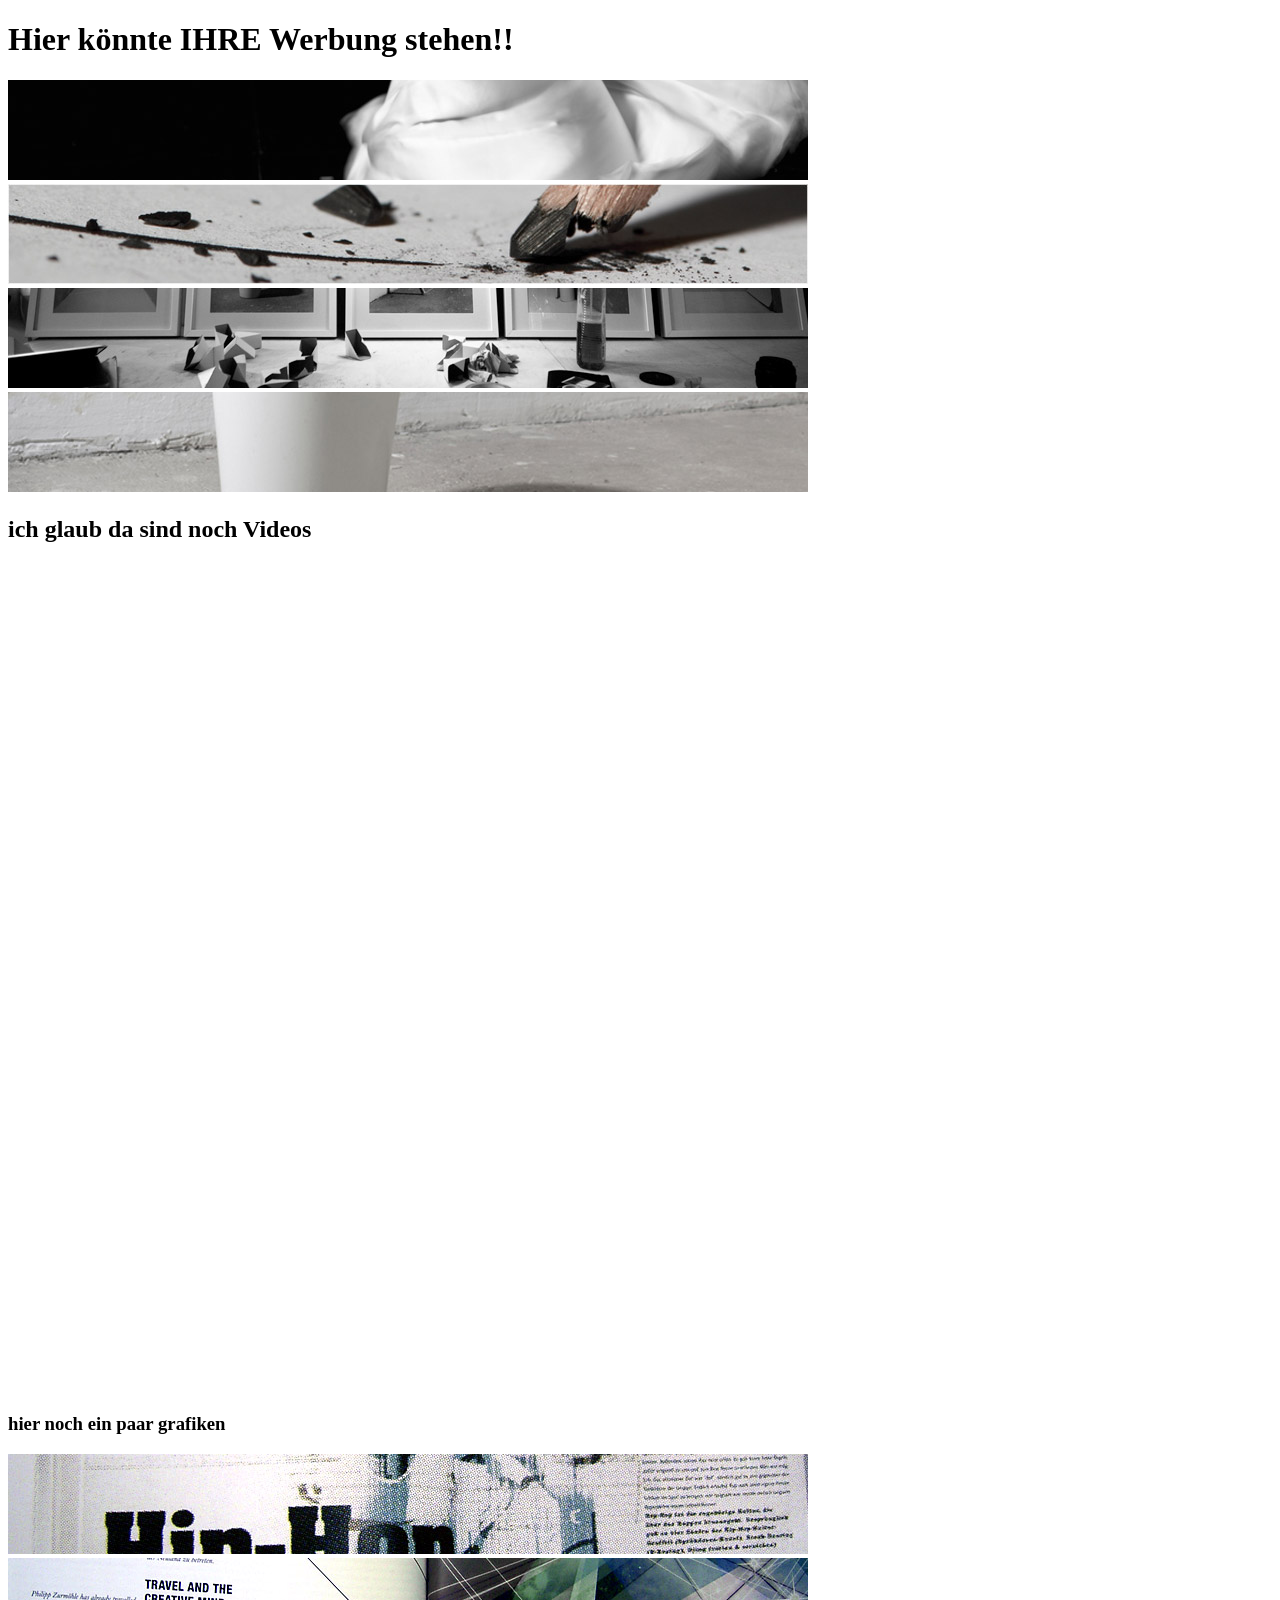
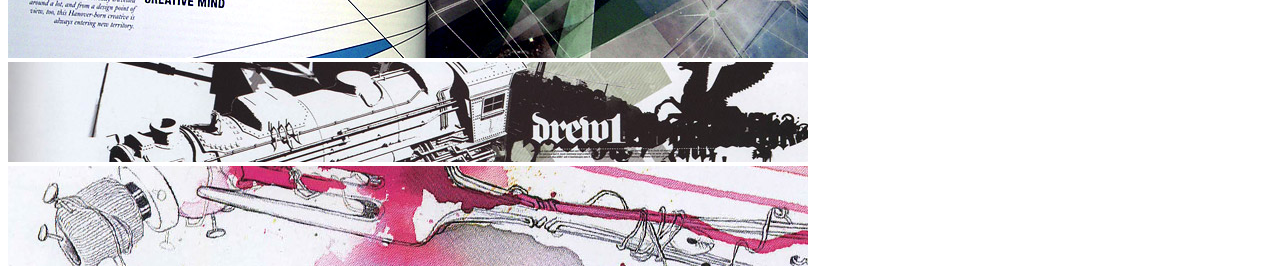
<file: L02/Index.html>
<!DOCTYPE html>
<html lang="en">
<head>
    <meta charset="UTF-8">
    <meta http-equiv="X-UA-Compatible" content="IE=edge">
    <meta name="viewport" content="width=device-width, initial-scale=1.0">
    <title>Portfolio</title>
</head>
<body>
    <h1>Hier könnte <b>IHRE</b> Werbung stehen!!</h1>
    
 <a href="./Unterseite/Unterseite.html">
    <img src="./foto/foto1.jpg">
 </a>
    <img src="./foto/foto2.jpg">
    <img src="./foto/foto3.jpg">
    <img src="./foto/foto4.jpg">
<h2>ich glaub da sind noch Videos</h2>


   <video width="800" height="100" autoplay muted>
    <source src="./animation/clip1.mp4" type="video/mp4">
   </video>
   <video width="800" height="100" autoplay muted>
    <source src="./animation/clip1.ogg" type="video/ogg">
   </video>
   <video width="800" height="100" autoplay muted>
    <source src="./animation/clip2.mp4" type="video/mp4">
   </video>
   <video width="800" height="100" autoplay muted>
    <source src="./animation/clip2.ogg" type="video/ogg">
   </video>
   <video width="800" height="100" autoplay muted>
    <source src="./animation/clip3.mp4" type="video/mp4">
   </video>
   <video width="800" height="100" autoplay muted>
    <source src="./animation/clip3.ogg" type="video/ogg">
   </video>
   <video width="800" height="100" autoplay muted>
    <source src="./animation/clip4.mp4" type="video/mp4">
   </video>
   <video width="800" height="100" autoplay muted>
    <source src="./animation/clip4.ogg" type="video/ogg">
   </video>
<h3>hier noch ein paar grafiken</h3>
<img src="./grafikdesign/grafik1.jpg">
<img src="./grafikdesign/grafik2.jpg">
<img src="./grafikdesign/grafik3.jpg">
<img src="./grafikdesign/grafik4.jpg">



</body>
</html>
</file>
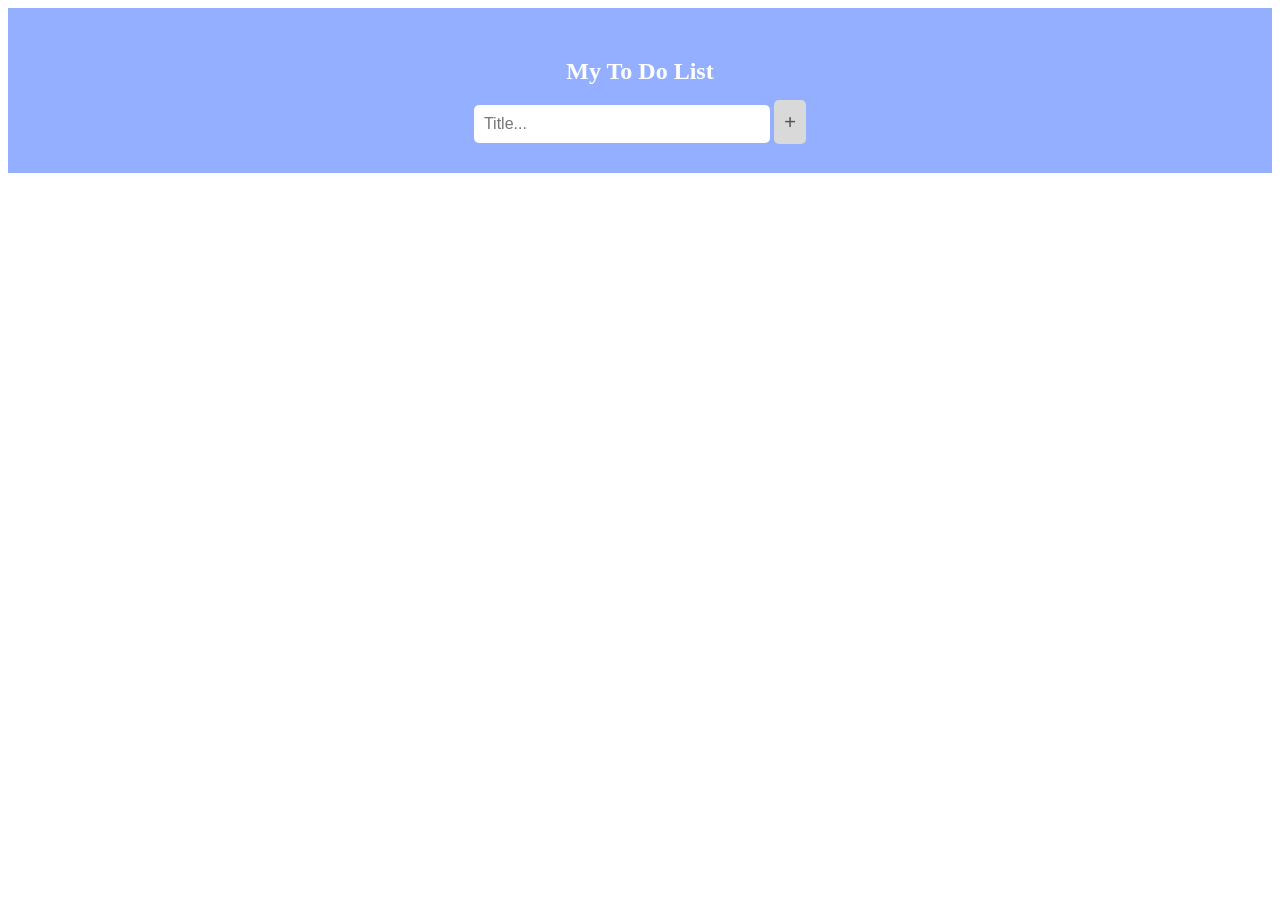
<file: L10/index.html>
<!DOCTYPE html>
<html lang="en">
<head>
    <meta charset="UTF-8">
    <meta http-equiv="X-UA-Compatible" content="IE=edge">
    <meta name="viewport" content="width=device-width, initial-scale=1.0">
    <title>to-do-list</title>
    <link rel="stylesheet" href="styles.css" >
    <link rel="stylesheet" href="https://cdnjs.cloudflare.com/ajax/libs/font-awesome/5.11.2/css/all.min.css">
    <script src="./main.js" defer></script>
</head>
<body>
    <div id="myDIV" class="header">
        <h2>My To Do List</h2>
        <p id="counter"></p>
        <input type="text" id="myInput" placeholder="Title...">
        <span class="addBtn">+</span>
      </div>
      
      <ul id="myUL">
        
      </ul> 
    <div class="wrapper">

    </div>
</body>
</html>
</file>
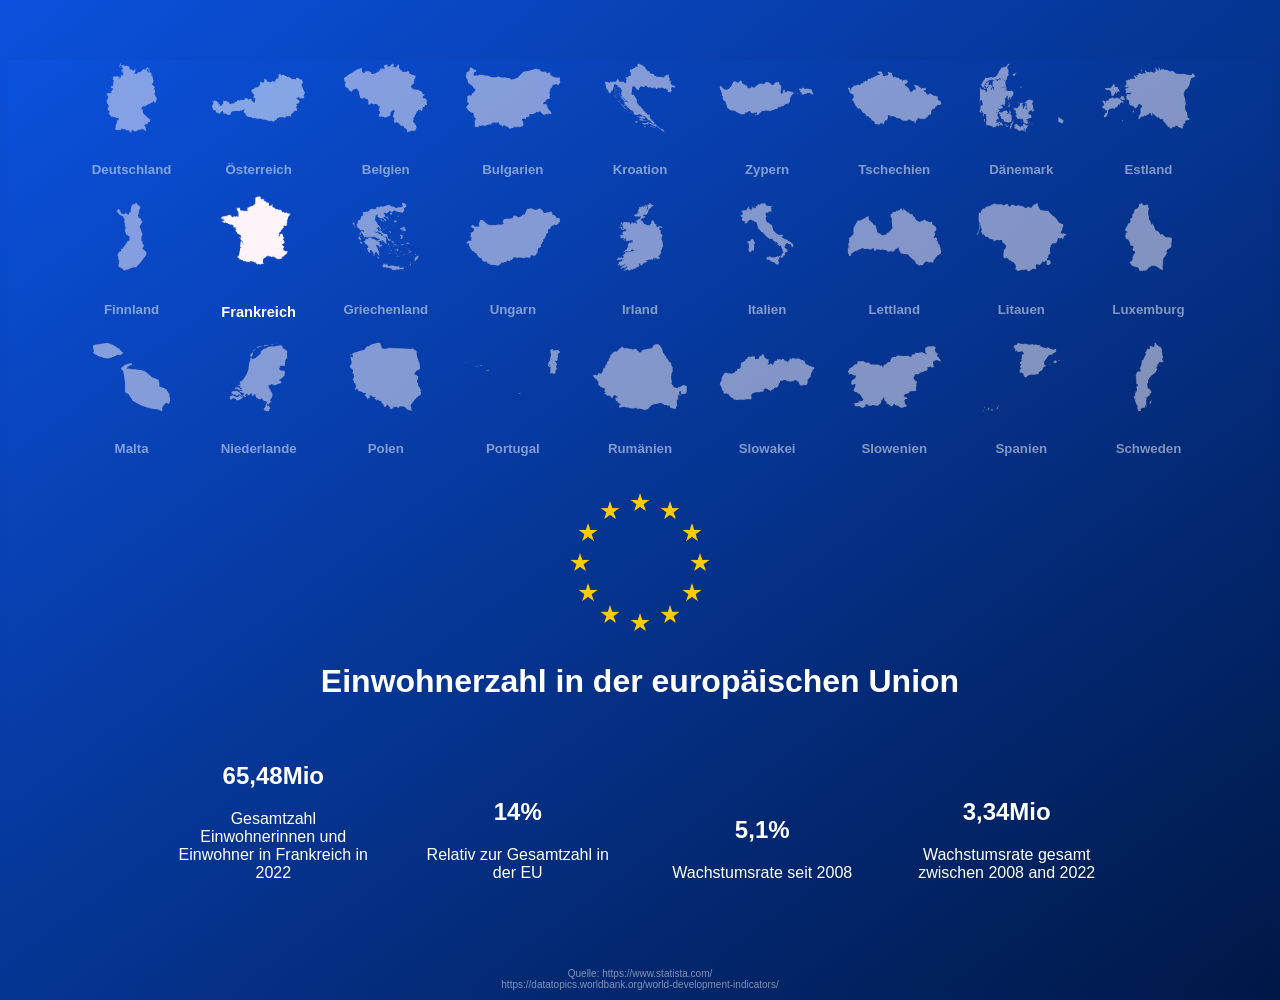
<file: L06/eu.html>
<!DOCTYPE html>
<html lang="en">

<head>
    <meta charset="UTF-8">
    <meta name="viewport" content="width=device-width, initial-scale=1.0">
    <meta http-equiv="X-UA-Compatible" content="ie=edge">
    <title>Carbon Dioxide Emissions</title>
    <link rel="stylesheet" href="css/styles.css">
    <script src="main.js"></script>
</head>

<body>
    <nav>
        <div class="row">
            <div class="wrapper">
                <img src="images/germany.png" height="76px" class="germany">
                <h5>Deutschland</h5>
            </div>
            <div class="wrapper">
                <img src="images/austria.png" height="76px" class="austria">
                <h5>Österreich</h5>
            </div>
            <div class="wrapper">
                <img src="images/belgium.png" height="76px" class="belgium">
                <h5>Belgien</h5>
            </div>
            <div class="wrapper">
                <img src="images/bulgaria.png" height="76px" class="bulgaria">
                <h5>Bulgarien</h5>
            </div>
            <div class="wrapper">
                <img src="images/croatia.png" height="76px" class="croatia">
                <h5>Kroation</h5>
            </div>
            <div class="wrapper">
                <img src="images/cyprus.png" height="76px" class="cyprus">
                <h5>Zypern</h5>
            </div>
            <div class="wrapper">
                <img src="images/czech_republic.png" height="76px" class="czechRepublic">
                <h5>Tschechien</h5>
            </div>
            <div class="wrapper">
                <img src="images/denmark.png" height="76px" class="denmark">
                <h5>Dänemark</h5>
            </div>
            <div class="wrapper">
                <img src="images/estonia.png" height="76px" class="estonia">
                <h5>Estland</h5>
            </div>
        </div>
        <div class="row">
            <div class="wrapper">
                <img src="images/finland.png" height="76px" class="finland">
                <h5>Finnland</h5>
            </div>
            <div class="wrapper active">
                <img src="images/france.png" height="76px" class="france">
                <h5>Frankreich</h5>
            </div>
            <div class="wrapper">
                <img src="images/greece.png" height="76px" class="greece">
                <h5>Griechenland</h5>
            </div>
            <div class="wrapper">
                <img src="images/hungary.png" height="76px" class="hungary">
                <h5>Ungarn</h5>
            </div>
            <div class="wrapper">
                <img src="images/ireland.png" height="76px" class="ireland">
                <h5>Irland</h5>
            </div>
            <div class="wrapper">
                <img src="images/italy.png" height="76px" class="italy">
                <h5>Italien</h5>
            </div>
            <div class="wrapper">
                <img src="images/latvia.png" height="76px" class="latvia">
                <h5>Lettland</h5>
            </div>
            <div class="wrapper">
                <img src="images/lithuania.png" height="76px" class="lithuania">
                <h5>Litauen</h5>
            </div>
            <div class="wrapper">
                <img src="images/luxembourg.png" height="76px" class="luxembourg">
                <h5>Luxemburg</h5>
            </div>
        </div>
        <div class="row">
            <div class="wrapper">
                <img src="images/malta.png" height="76px" class="malta">
                <h5>Malta</h5>
            </div>
            <div class="wrapper">
                <img src="images/netherlands.png" height="76px" class="netherlands">
                <h5>Niederlande</h5>
            </div>
            <div class="wrapper">
                <img src="images/poland.png" height="76px" class="poland">
                <h5>Polen</h5>
            </div>
            <div class="wrapper">
                <img src="images/portugal.png" height="76px" class="portugal">
                <h5>Portugal</h5>
            </div>
            <div class="wrapper">
                <img src="images/romania.png" height="76px" class="romania">
                <h5>Rumänien</h5>
            </div>
            <div class="wrapper">
                <img src="images/slovakia.png" height="76px" class="slovakia">
                <h5>Slowakei</h5>
            </div>
            <div class="wrapper">
                <img src="images/slovenia.png" height="76px" class="slovenia">
                <h5>Slowenien</h5>
            </div>
            <div class="wrapper">
                <img src="images/spain.png" height="76px" class="spain">
                <h5>Spanien</h5>
            </div>
            <div class="wrapper">
                <img src="images/sweden.png" height="76px" class="sweden">
                <h5>Schweden</h5>
            </div>
        </div>
    </nav>

    <img src="images/eu_stars.png" class="stars">
    <h1>
        Einwohnerzahl in der europäischen Union
    </h1>

    <main>
        <section>
            <h2>65,48Mio</h2>
            <p>Gesamtzahl Einwohnerinnen und Einwohner in Frankreich in 2022</p>
        </section>

        <section>
            <h2>14%</h2>
            <p>Relativ zur Gesamtzahl in der EU</p>
        </section>

        <section>
            <h2>5,1%</h2>
            <p>Wachstumsrate seit 2008</p>
        </section>

        <section>
            <h2>3,34Mio</h2>
            <p>Wachstumsrate gesamt zwischen 2008 and 2022</p>
        </section>
    </main>

    <footer>
        <p>Quelle: https://www.statista.com/<br>https://datatopics.worldbank.org/world-development-indicators/</p>
        
    </footer>

</body>

</html>
</file>
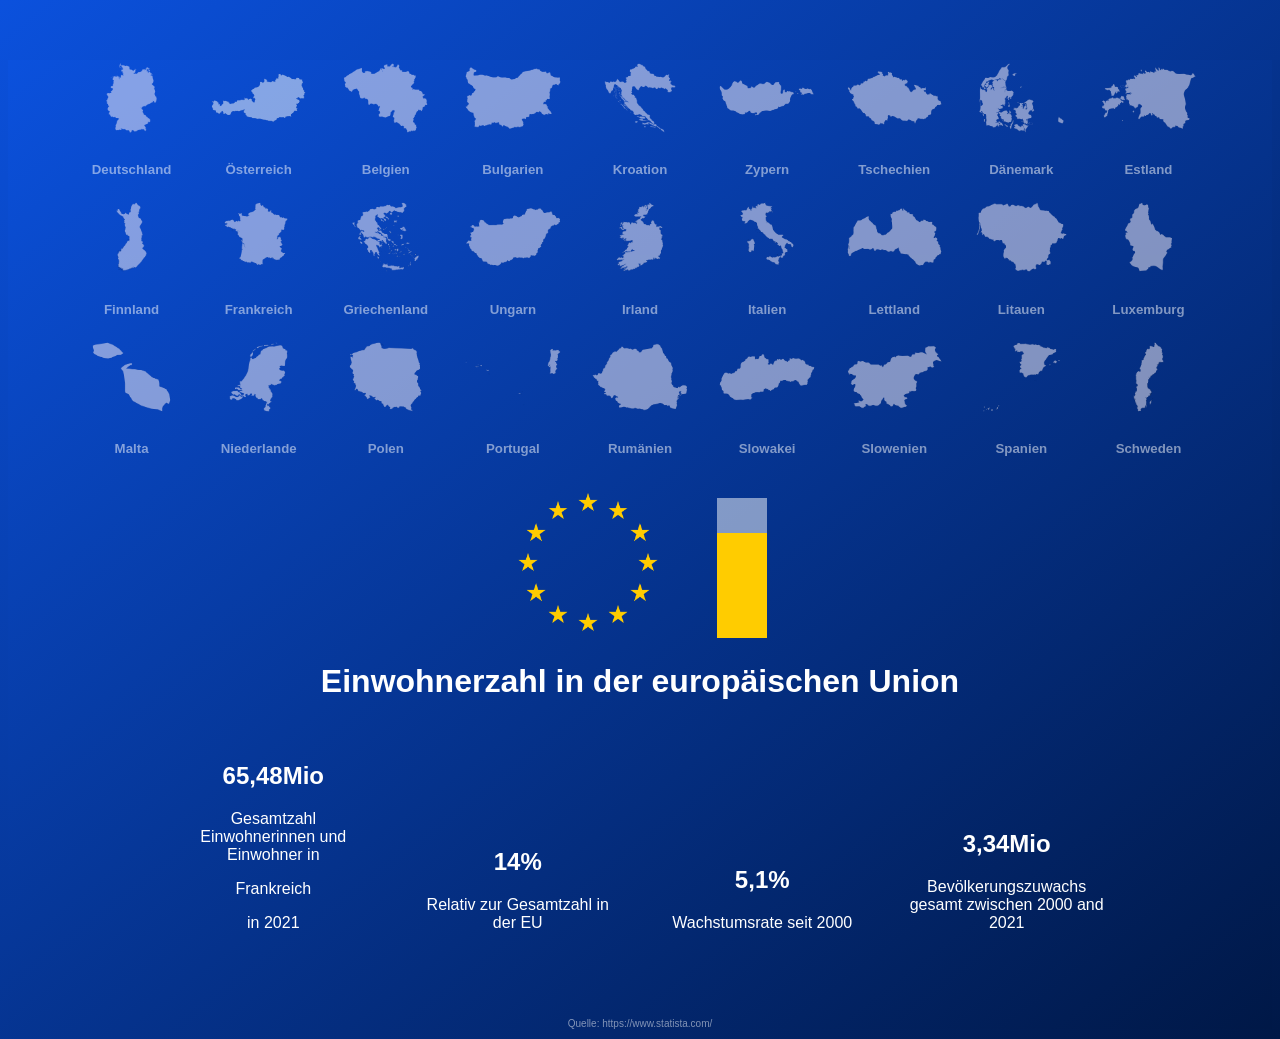
<file: L07/eu.html>
<!DOCTYPE html>
<html lang="en">

<head>
    <meta charset="UTF-8">
    <meta name="viewport" content="width=device-width, initial-scale=1.0">
    <meta http-equiv="X-UA-Compatible" content="ie=edge">
    <title>Carbon Dioxide Emissions</title>
    <link rel="stylesheet" href="css/styles.css">
    <script src="./main.js" defer></script>
</head>

<body>
    <nav>
        <div class="row">
          <div class="">
            <div class="germany1" tabindex="0">
             
                <img src="images/germany.png" height="76px" class="germany">
                <h5>Deutschland</h5>
             
            </div>
           </div>
        
            <div class="wrapper">
                <img src="images/austria.png" height="76px" class="austria">
                <h5>Österreich</h5>
            </div>
            <div class="belgium1" tabindex="0">
                <img src="images/belgium.png" height="76px" class="belgium">
                <h5>Belgien</h5>
            </div>
            <div class="wrapper">
                <img src="images/bulgaria.png" height="76px" class="bulgaria">
                <h5>Bulgarien</h5>
            </div>
            <div class="wrapper">
                <img src="images/croatia.png" height="76px" class="croatia">
                <h5>Kroation</h5>
            </div>
            <div class="wrapper">
                <img src="images/cyprus.png" height="76px" class="cyprus">
                <h5>Zypern</h5>
            </div>
            <div class="wrapper">
                <img src="images/czech_republic.png" height="76px" class="czechRepublic">
                <h5>Tschechien</h5>
            </div>
            <div class="wrapper">
                <img src="images/denmark.png" height="76px" class="denmark">
                <h5>Dänemark</h5>
            </div>
            <div class="wrapper">
                <img src="images/estonia.png" height="76px" class="estonia">
                <h5>Estland</h5>
            </div>
        </div>
        <div class="row">
            <div class="wrapper">
                <img src="images/finland.png" height="76px" class="finland">
                <h5>Finnland</h5>
            </div>
            <div class="france1" tabindex="0">
                <img src="images/france.png" height="76px" class="france">
                <h5>Frankreich</h5>
            </div>
            <div class="wrapper">
                <img src="images/greece.png" height="76px" class="greece">
                <h5>Griechenland</h5>
            </div>
            <div class="wrapper">
                <img src="images/hungary.png" height="76px" class="hungary">
                <h5>Ungarn</h5>
            </div>
            <div class="wrapper">
                <img src="images/ireland.png" height="76px" class="ireland">
                <h5>Irland</h5>
            </div>
            <div class="italy1" tabindex="0">
                <img src="images/italy.png" height="76px" class="italy">
                <h5>Italien</h5>
            </div>
            <div class="wrapper">
                <img src="images/latvia.png" height="76px" class="latvia">
                <h5>Lettland</h5>
            </div>
            <div class="wrapper">
                <img src="images/lithuania.png" height="76px" class="lithuania">
                <h5>Litauen</h5>
            </div>
            <div class="wrapper">
                <img src="images/luxembourg.png" height="76px" class="luxembourg">
                <h5>Luxemburg</h5>
            </div>
        </div>
        <div class="row">
            <div class="wrapper">
                <img src="images/malta.png" height="76px" class="malta">
                <h5>Malta</h5>
            </div>
            <div class="wrapper">
                <img src="images/netherlands.png" height="76px" class="netherlands">
                <h5>Niederlande</h5>
            </div>
            <div class="wrapper">
                <img src="images/poland.png" height="76px" class="poland">
                <h5>Polen</h5>
            </div>
            <div class="wrapper">
                <img src="images/portugal.png" height="76px" class="portugal">
                <h5>Portugal</h5>
            </div>
            <div class="wrapper">
                <img src="images/romania.png" height="76px" class="romania">
                <h5>Rumänien</h5>
            </div>
            <div class="wrapper">
                <img src="images/slovakia.png" height="76px" class="slovakia">
                <h5>Slowakei</h5>
            </div>
            <div class="wrapper">
                <img src="images/slovenia.png" height="76px" class="slovenia">
                <h5>Slowenien</h5>
            </div>
            <div class="wrapper">
                <img src="images/spain.png" height="76px" class="spain">
                <h5>Spanien</h5>
            </div>
            <div class="wrapper">
                <img src="images/sweden.png" height="76px" class="sweden">
                <h5>Schweden</h5>
            </div>
        </div>
    </nav>
    <main>
        <div class="chartStarWrapper">
            <img src="images/eu_stars.png" tabindex="0" class="stars">
        
            
            <div class="chartWrapper">
                <div class="chart"></div>
            </div>

        </div>
        
        <h1>
            Einwohnerzahl in der europäischen Union
        </h1>
        
        <section>
            <h2 id="ewges">65,48Mio</h2>
            <p >Gesamtzahl Einwohnerinnen und Einwohner in <p id="land">Frankreich</p> in 2021</p>
        </section>

        <section>
            <h2 id="releu">14%</h2>
            <p>Relativ zur Gesamtzahl in der EU</p>
        </section>

        <section>
            <h2 id="wrrel">5,1%</h2>
            <p>Wachstumsrate seit 2000</p>
        </section>

        <section>
            <h2 id="wrges">3,34Mio</h2>
            <p>Bevölkerungszuwachs gesamt zwischen 2000 and 2021</p>
        </section>
    </main>

    <footer>
        <p>Quelle: https://www.statista.com/</p>
    </footer>

</body>

</html>
</file>
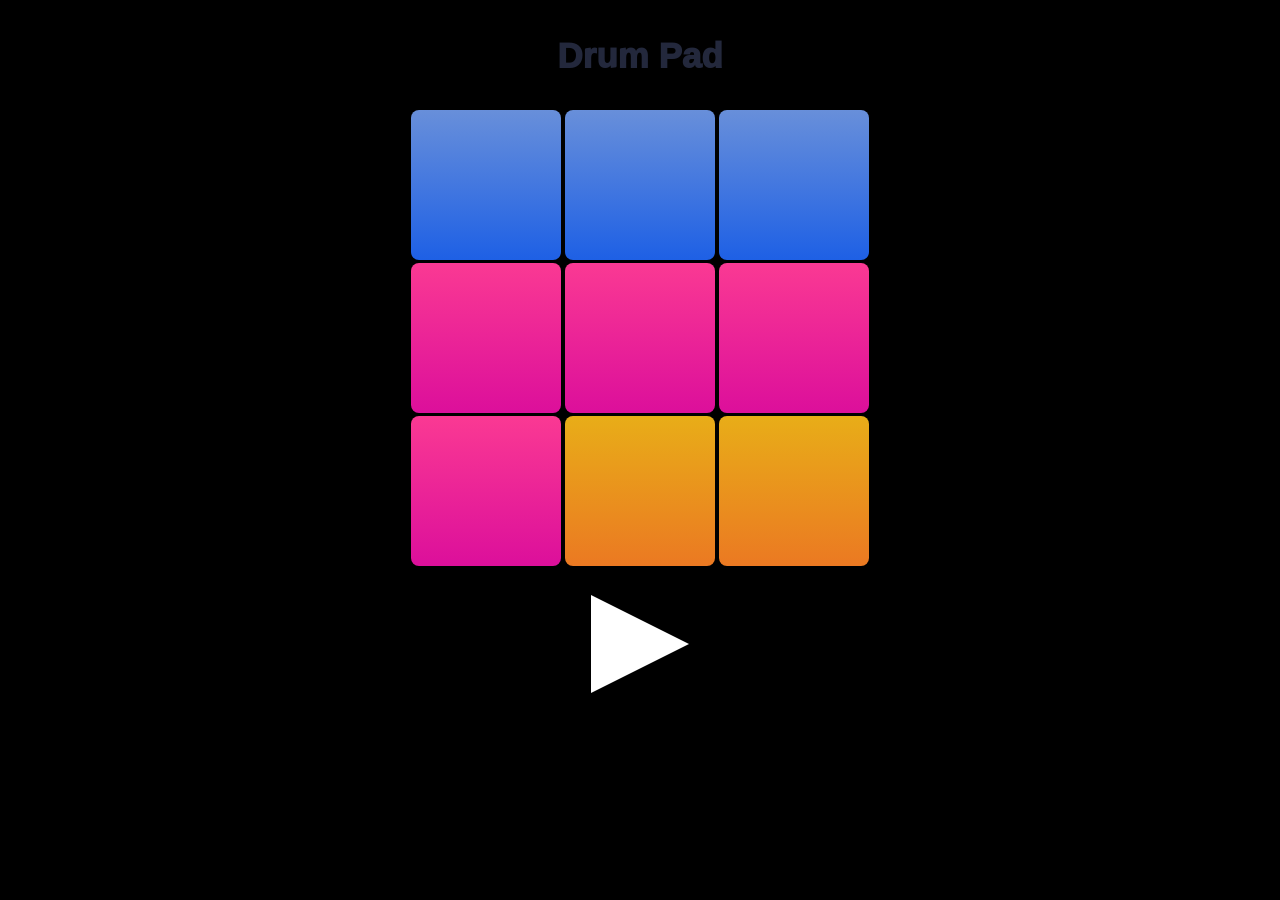
<file: L08/Drumpad.html>
<!DOCTYPE html>
<html lang="en">
<head>
    <meta charset="UTF-8">
    <meta http-equiv="X-UA-Compatible" content="IE=edge">
    <meta name="viewport" content="width=device-width, initial-scale=1.0">
    <title>Drumpad</title>
    <link rel="stylesheet" href="css/styles.css">
    <script src="./main.js" defer></script>
</head>
<body>
    <div class="container">
        <h1>Drum Pad</h1>
        <div class="box">
            <button class="a"></button>
            <button class="b"></button>
            <button class="c"></button>
            <br>
            <button class="d"></button>
            <button class="e"></button>
            <button class="f"></button>
            <br>
            <button class="g"></button>
            <button class="h"></button>
            <button class="i"></button>
        </div>
        <div class="playbutton">
            <img src="./images/play-button.png" class="playb">
        </div>
    </div>
    
</body>
</html>
</file>
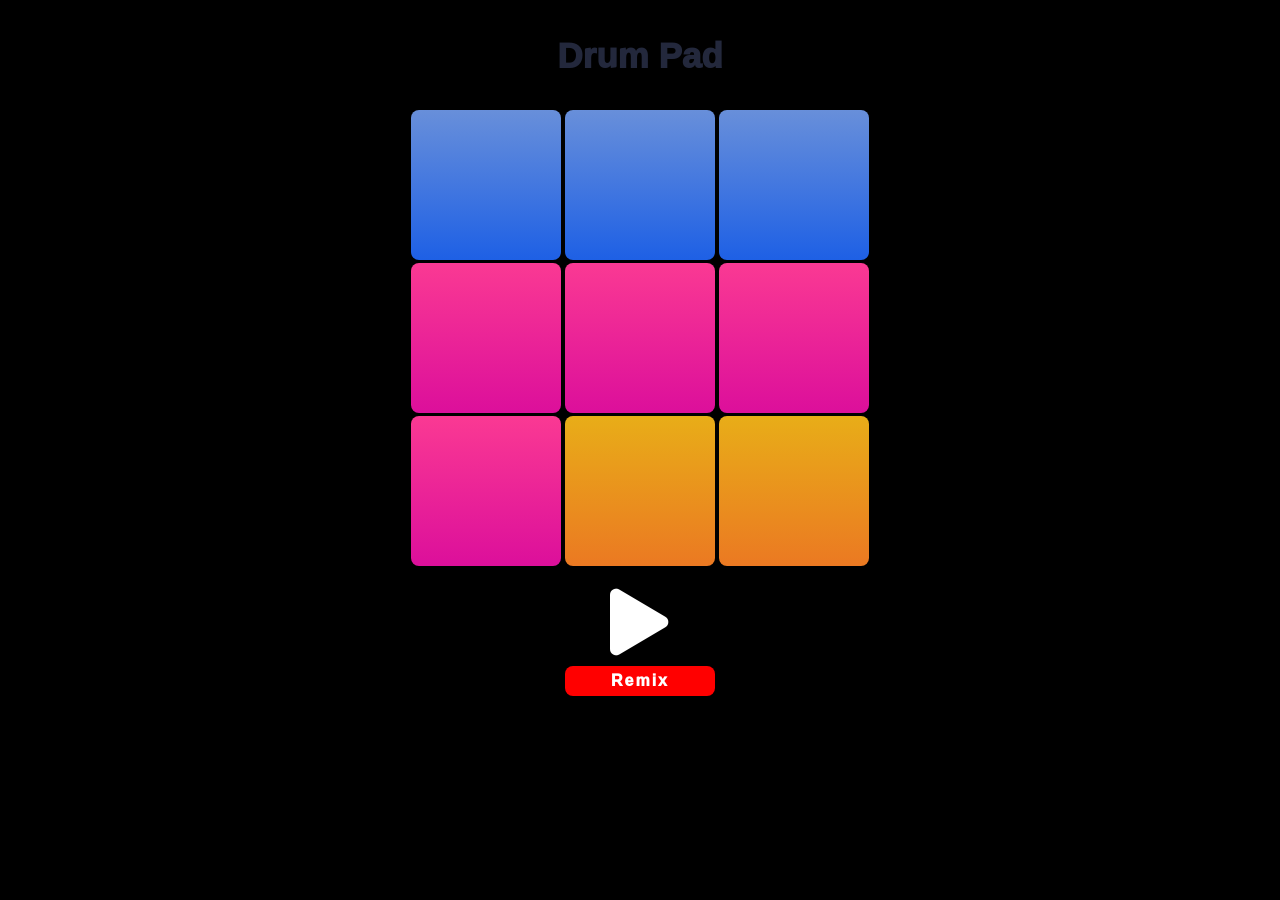
<file: L09/Drumpad.html>
<!DOCTYPE html>
<html lang="en">
<head>
    <meta charset="UTF-8">
    <meta http-equiv="X-UA-Compatible" content="IE=edge">
    <meta name="viewport" content="width=device-width, initial-scale=1.0">
    <title>Drumpad</title>
    <link rel="stylesheet" href="css/styles.css" >
    <link rel="stylesheet" href="https://cdnjs.cloudflare.com/ajax/libs/font-awesome/5.11.2/css/all.min.css">
    <script src="./main.js" defer></script>
</head>
<body>
    
    
    <div class="container">
        <h1>Drum Pad</h1>
        <div class="box">
            <button class="a"></button>
            <button class="b"></button>
            <button class="c"></button>
            <br>
            <button class="d"></button>
            <button class="e"></button>
            <button class="f"></button>
            <br>
            <button class="g"></button>
            <button class="h"></button>
            <button class="i"></button>
        </div>
        <div class ="remix">
            
        </div>
        


        <div class="playbutton">
            <i class ="fas fa-play"></i>
            <i class ="fas fa-stop"></i>
            <button id="remixb">Remix</button>
        </div>
    </div>
    
</body>
</html>
</file>
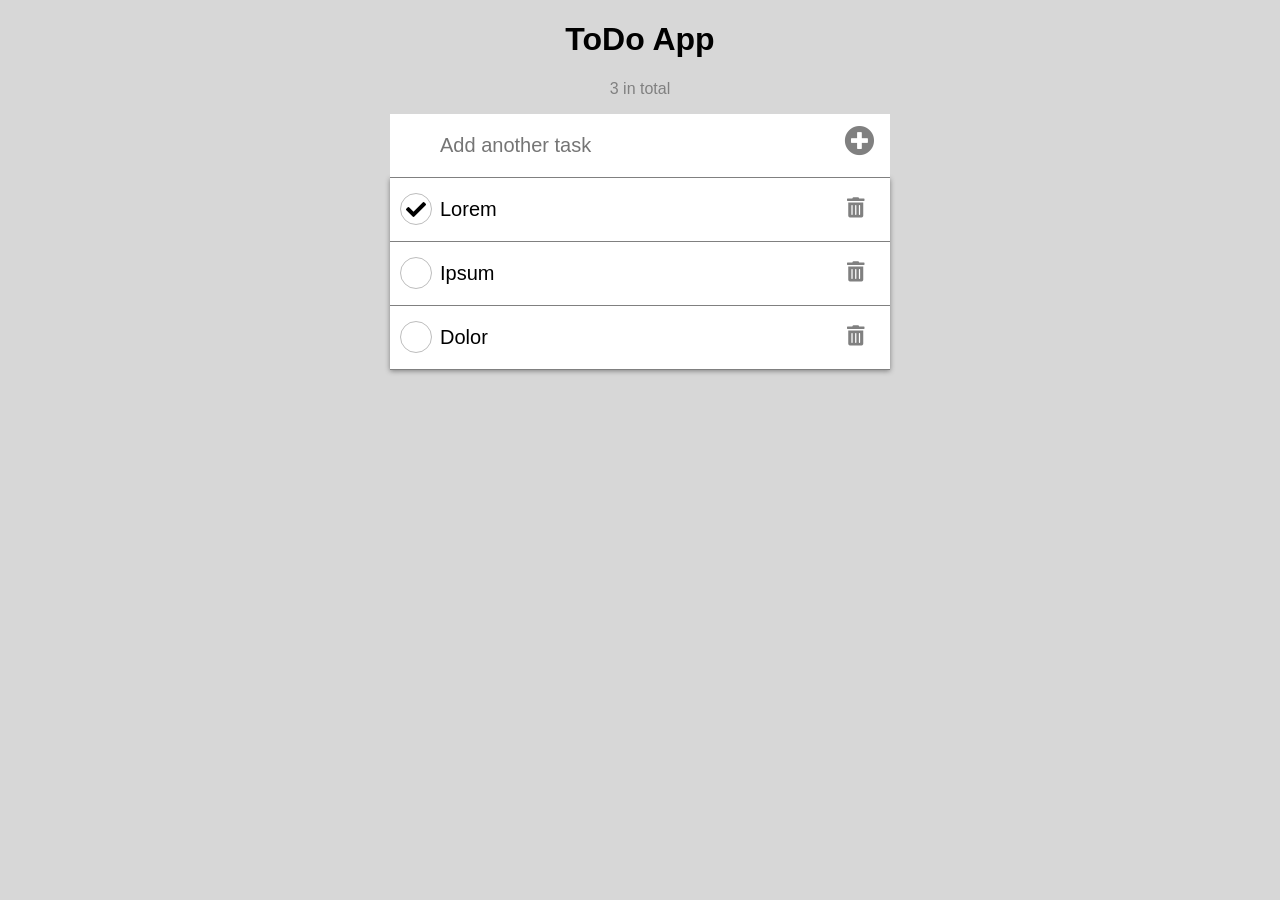
<file: L11/todo-app.html>
<!DOCTYPE html>
<html lang="en">
<head>
    <meta charset="UTF-8">
    <meta name="viewport" content="width=device-width, initial-scale=1.0">
    <meta http-equiv="X-UA-Compatible" content="ie=edge">
    <title>ToDo App</title>
    <link rel="stylesheet" href="https://cdnjs.cloudflare.com/ajax/libs/font-awesome/5.11.2/css/all.min.css">
    <link rel="stylesheet" href="css/styles.css">
    <script src="script.js"></script>
</head>
<body>
    <main>
        <h1>ToDo App</h1>
        <p id="counter">3 in total</p>

        <div class="inputGroup">
            <input type="text" id="inputTodo" placeholder="Add another task">
            <button id="addButton"><i class="fas fa-plus-circle"></i></button>
        </div>

        <div id="todos"></div>
    </main>
</body>
</html>
</file>
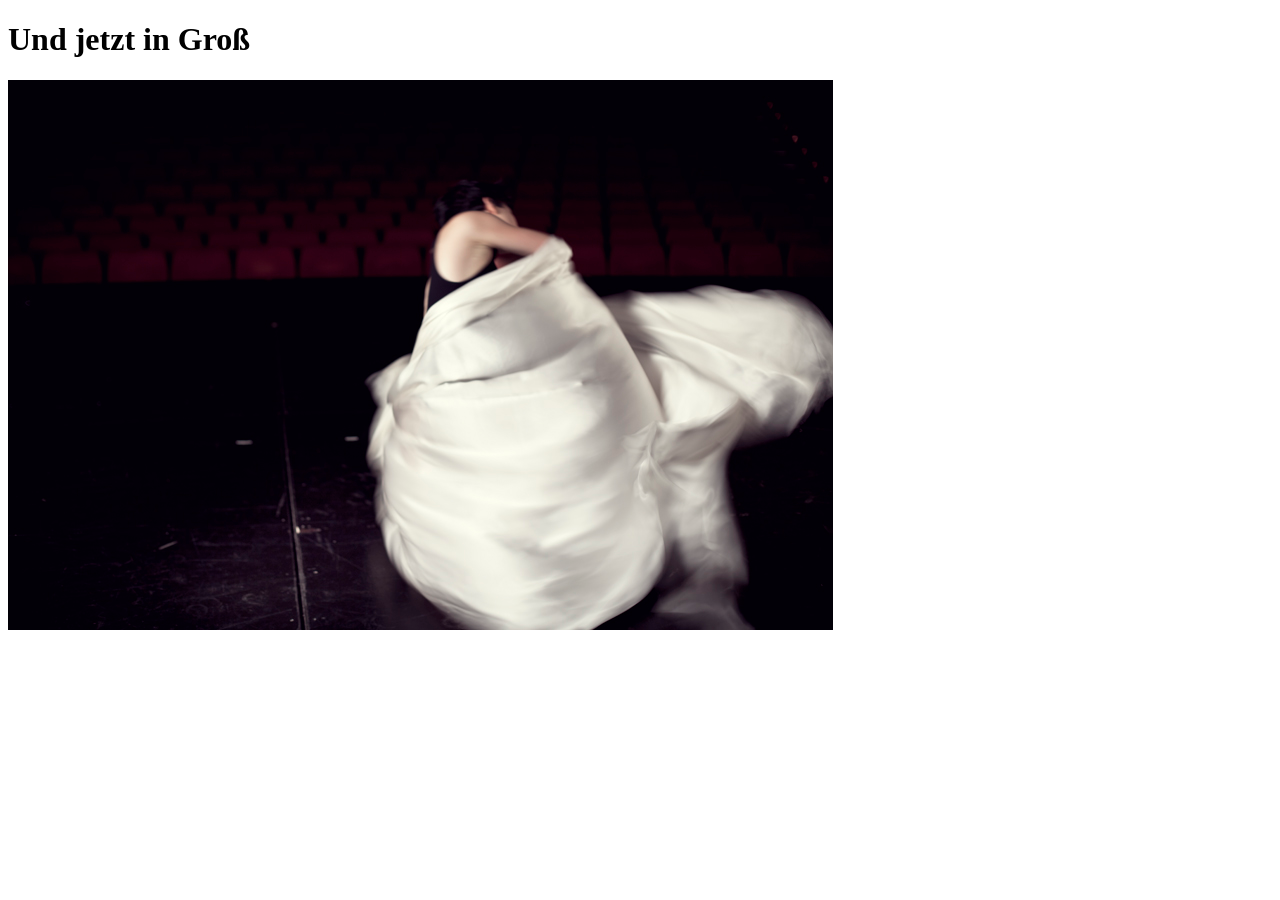
<file: L02/Unterseite/Unterseite.html>
<!DOCTYPE html>
<html lang="en">
<head>
    <meta charset="UTF-8">
    <meta http-equiv="X-UA-Compatible" content="IE=edge">
    <meta name="viewport" content="width=device-width, initial-scale=1.0">
    <title>Document</title>
</head>
<body>
    <h1>Und jetzt in <b>Groß</b></h1>
    <img src="../foto/foto1_big.jpg">
</body>
</html>
</file>
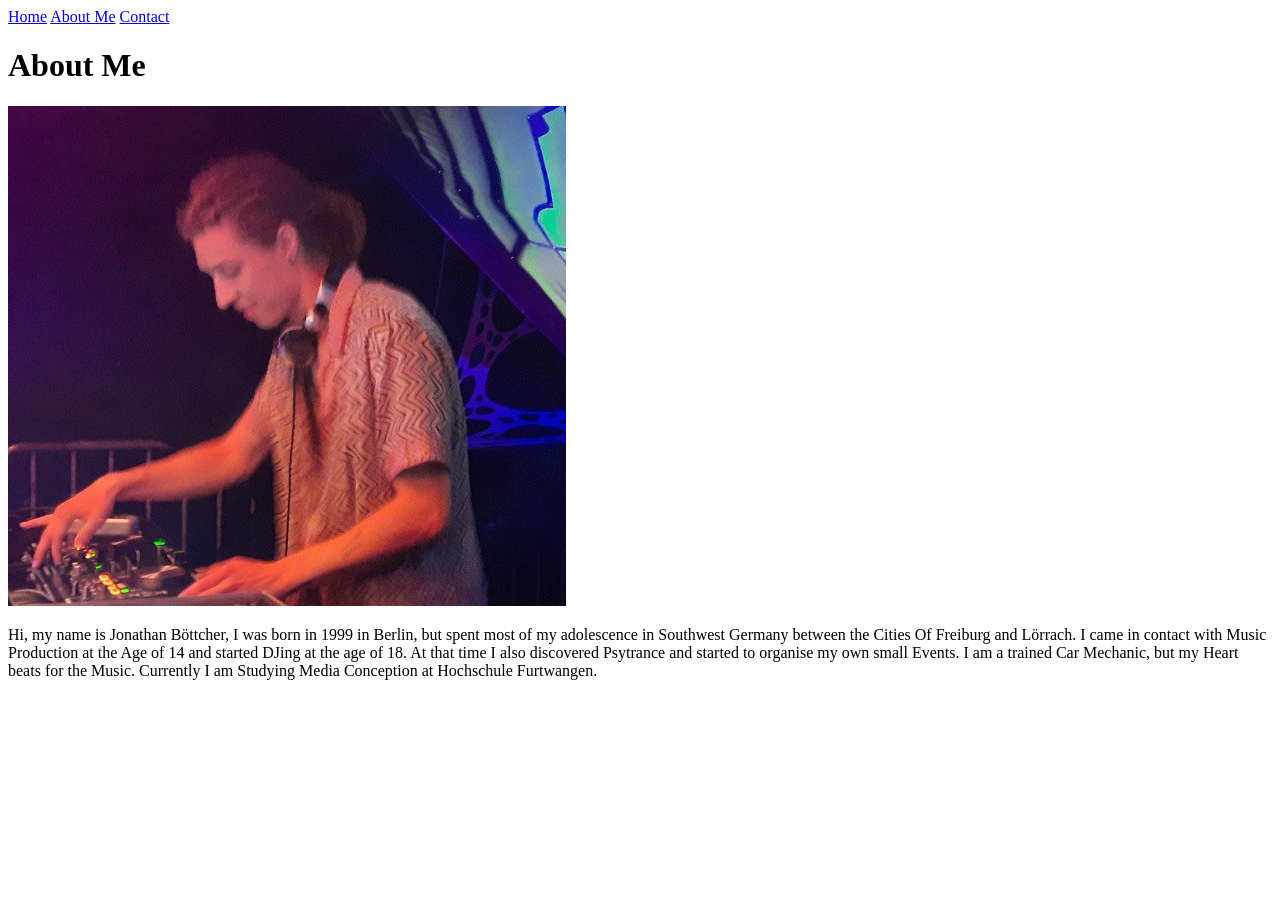
<file: L03/Unterseite/About Me.html>
<!DOCTYPE html>
<html lang="en">
<head>
    <meta charset="UTF-8">
    <meta http-equiv="X-UA-Compatible" content="IE=edge">
    <meta name="viewport" content="width=device-width, initial-scale=1.0">
    <title>About Me</title>
</head>
<body>
    <div class="topnav">
        <a  href="../Index.html">Home</a>
        <a class="active" href="./About Me.html">About Me</a>
        <a href="./Contact.html">Contact</a>
       </div>
    <h1>About Me</h1> 
   <img src="../Picture/Profile.jpg">
    <p>Hi, my name is Jonathan Böttcher, I was born in 1999 in Berlin, but spent most of my adolescence in Southwest Germany 
        between the Cities Of Freiburg and Lörrach.
        I came in contact with Music Production at the Age of 14 and started DJing at the age of 18.
        At that time I also discovered Psytrance and started to organise my own small Events.
        I am a trained Car Mechanic, but my Heart beats for the Music.
        Currently I am Studying Media Conception at Hochschule Furtwangen.

    </p> 
</body>
</html>
</file>
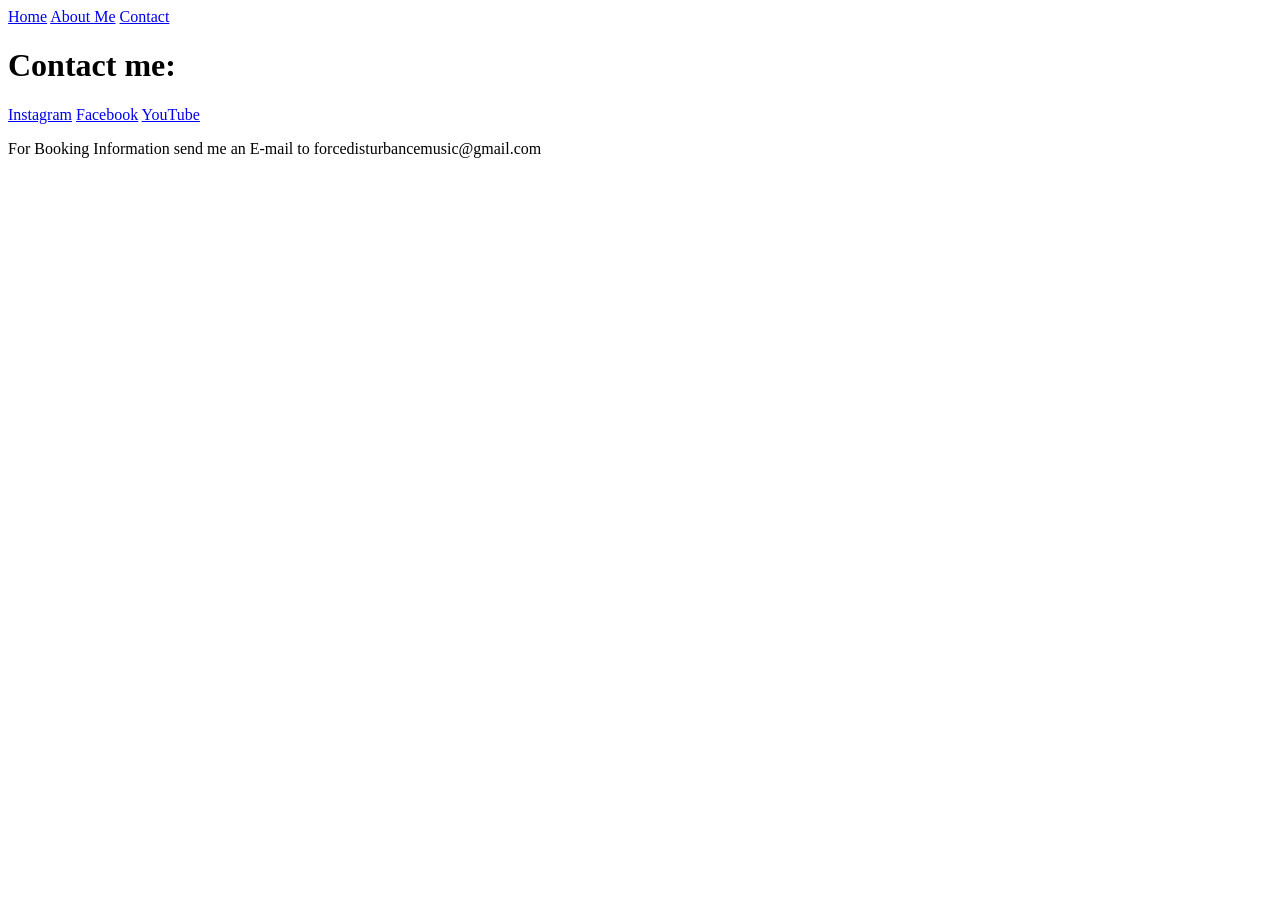
<file: L03/Unterseite/Contact.html>
<!DOCTYPE html>
<html lang="en">
<head>
    <meta charset="UTF-8">
    <meta http-equiv="X-UA-Compatible" content="IE=edge">
    <meta name="viewport" content="width=device-width, initial-scale=1.0">
    <title>Contact</title>
</head>
<body>
    <div class="topnav">
        <a href="../Index.html">Home</a>
        <a href="./About Me.html">About Me</a>
        <a class="active" href="./Contact.html">Contact</a>
       </div>
    <h1>Contact me:</h1>
       <a href="https://www.instagram.com/force_disturbance/">Instagram</a> 
       <a href="https://www.facebook.com/ForceDisturbance">Facebook</a>
       <a href="https://www.youtube.com/channel/UC6JlQ-yn_06KpVModv-vV5Q">YouTube</a>
    <p> For Booking Information send me an E-mail to forcedisturbancemusic@gmail.com</p>


</body>
</html>
</file>
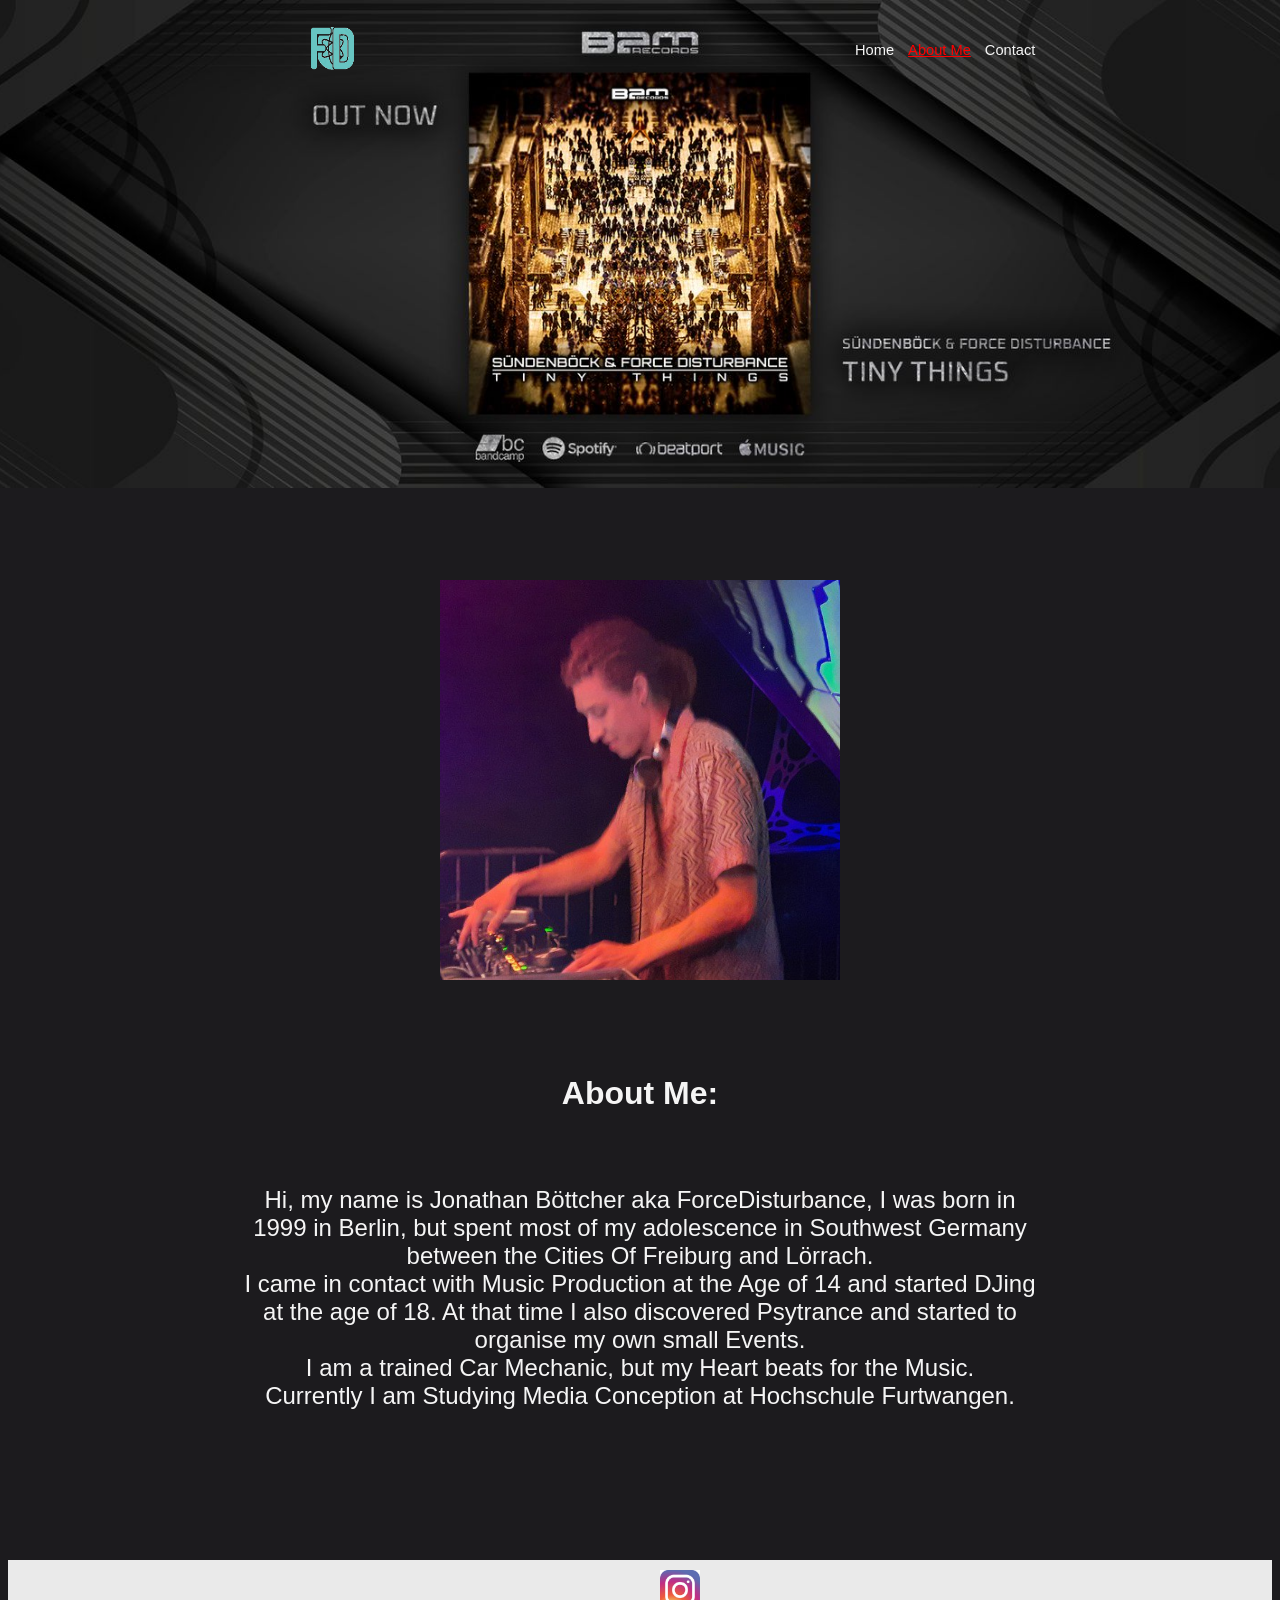
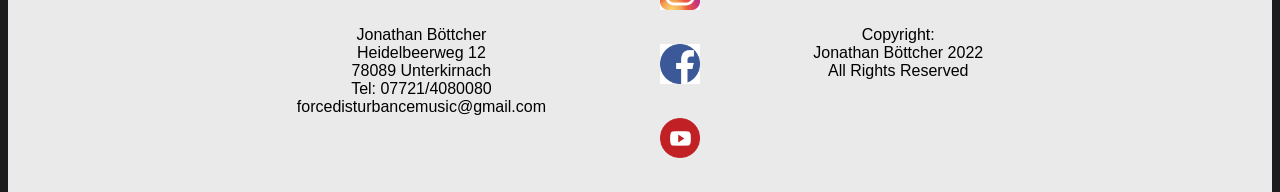
<file: L04/Unterseite/about me.html>
<!DOCTYPE html>
<html lang="en">
<head>
    <meta charset="UTF-8">
    <meta http-equiv="X-UA-Compatible" content="IE=edge">
    <meta name="viewport" content="width=device-width, initial-scale=1.0">
    <title>About Me</title>
    <link rel="stylesheet" href="../style2.css">
</head>
<body>
    <div class="container800px">
    
    <header>
      
          <a href="../index.html"><img width=45px height=45px src="../Picture/Logo FD tranparent.png"></a>
      <nav>
          <ul>
           <li><a   href="../index.html">Home</a></li>
           <li> <a class="active" href="./about me.html">About Me</a></li>
           <li> <a  href="./contact.html">Contact</a></li>
          </ul>
      </nav>
    </header>
    <img id="profilepic" width="400px" height="400px" src="../Picture/Profile.jpg">
 <h1>About Me:</h1>
 <p id="p1">Hi, my name is Jonathan Böttcher aka ForceDisturbance, I was born in 1999 in Berlin, but spent most of my adolescence in Southwest Germany 
    between the Cities Of Freiburg and Lörrach.<br>
    I came in contact with Music Production at the Age of 14 and started DJing at the age of 18.
    At that time I also discovered Psytrance and started to organise my own small Events.<br>
    I am a trained Car Mechanic, but my Heart beats for the Music.<br>
    Currently I am Studying Media Conception at Hochschule Furtwangen.</p>
 
 

  </div>
<div id="footer">
   <div class="flex-container2">
      <div class="col-1">
       <p id="contact">Jonathan Böttcher<br>Heidelbeerweg 12 <br>78089 Unterkirnach <br>Tel: 07721/4080080 <br> forcedisturbancemusic@gmail.com</p>
      </div>
     <div class="col-2">
      <a href="https://www.instagram.com/force_disturbance/"><img width=40px height=40px src="../Picture/ig-logo-normal.png"></a>
      <a href="https://www.facebook.com/ForceDisturbance"><img width=40px height=40px src="../Picture/circle-facebook_-512.png"></a>
      <a href="https://www.youtube.com/channel/UC6JlQ-yn_06KpVModv-vV5Q"><img width=40px height=40px src="../Picture/Social-media-icons-YouTube-2jkbocn.png"></a>
      </div>
     <div class="col-3">
      <p>Copyright:<br>Jonathan Böttcher 2022<br>All Rights Reserved</p>
      </div>
  </div>
</div>
    
</body>
</html>
</file>
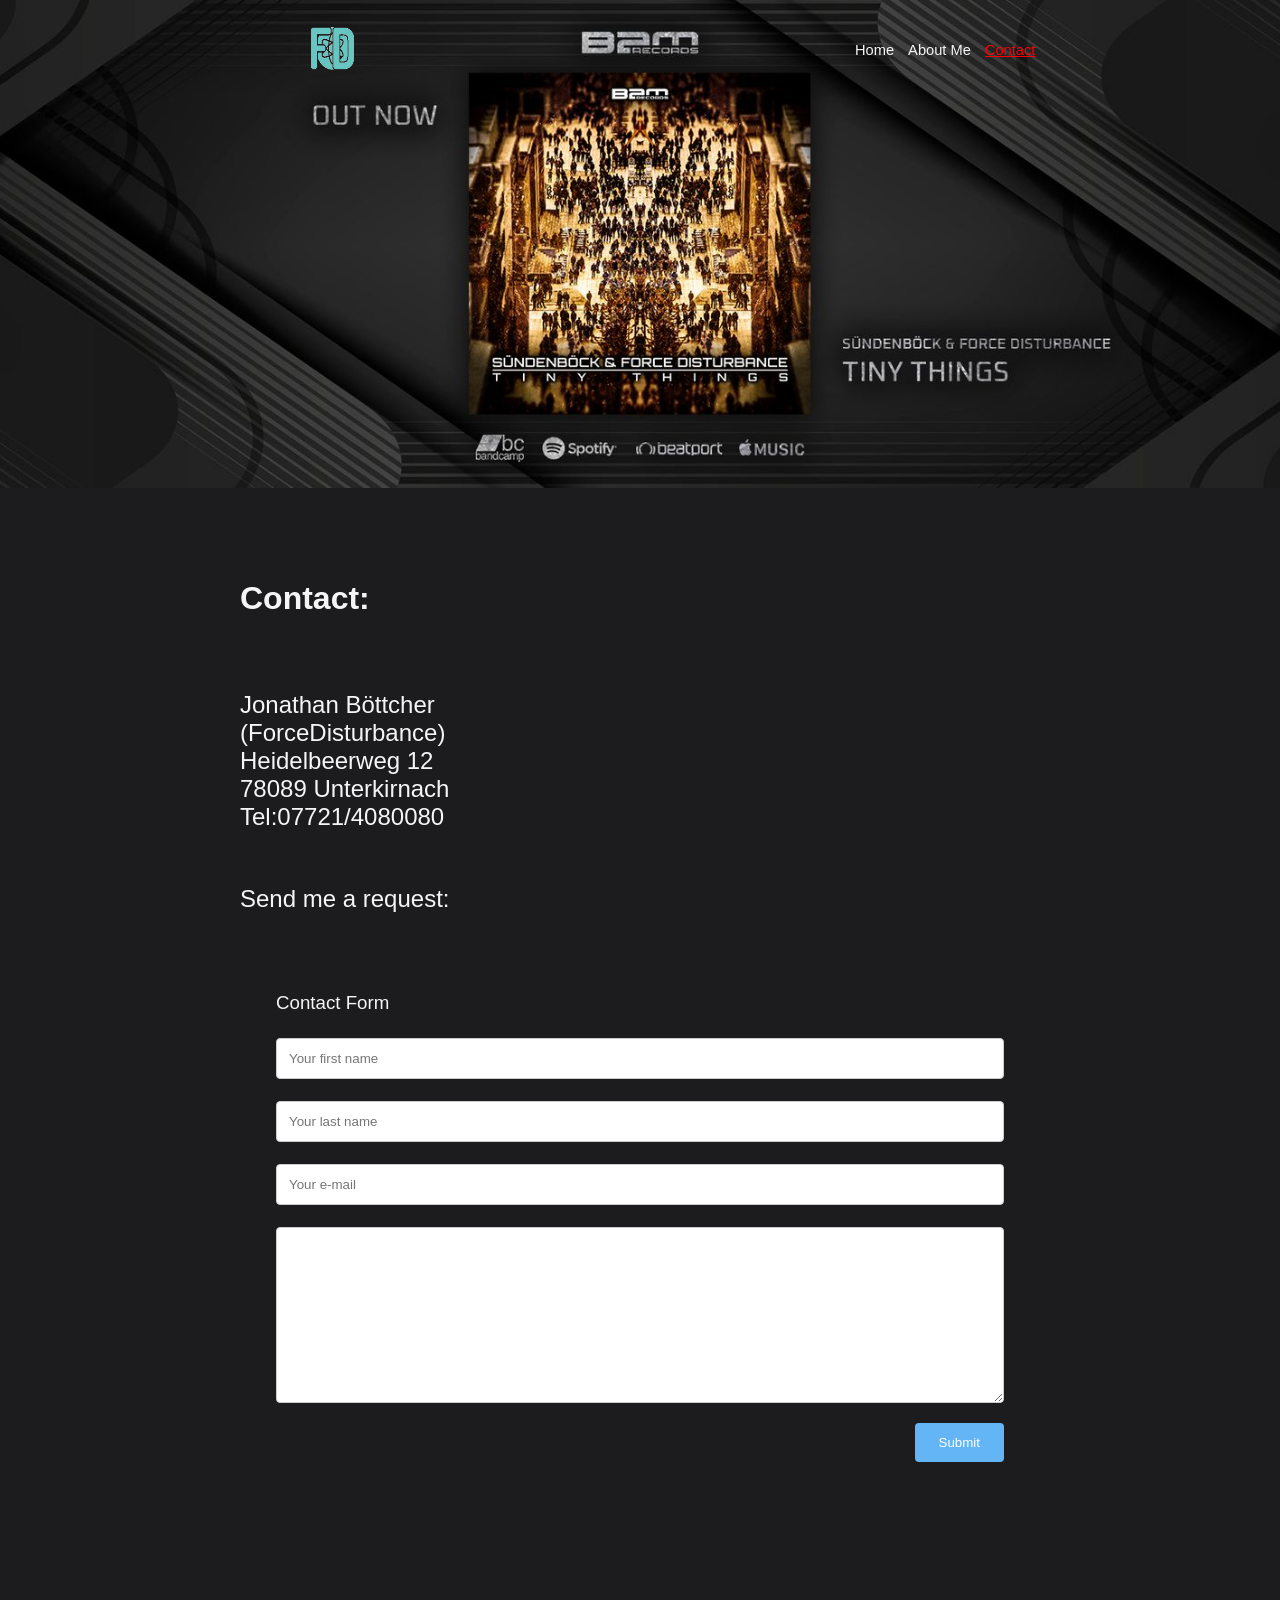
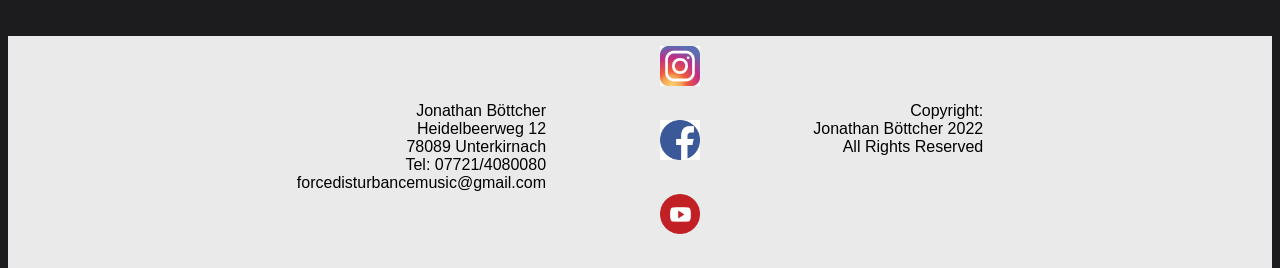
<file: L04/Unterseite/contact.html>
<!DOCTYPE html>
<html lang="en">
<head>
    <meta charset="UTF-8">
    <meta http-equiv="X-UA-Compatible" content="IE=edge">
    <meta name="viewport" content="width=device-width, initial-scale=1.0">
    <title>Contact</title>
    <link rel="stylesheet" href="../style3.css">
</head>
<body>
    <div class="container800px">
    
        <header>
          
              <a href="../index.html"><img width=45px height=45px src="../Picture/Logo FD tranparent.png"></a>
          <nav>
              <ul>
               <li><a   href="../index.html">Home</a></li>
               <li> <a  href="./about me.html">About Me</a></li>
               <li> <a class="active" href="./contact.html">Contact</a></li>
              </ul>
          </nav>
        </header>
        
     <h1>Contact:</h1>
     <p id="p1">Jonathan Böttcher <br>(ForceDisturbance)<br>Heidelbeerweg 12<br>78089 Unterkirnach<br>Tel:07721/4080080</p>
     <p id="p2">Send me a request:</p>
     <div class="contactform">
        <h3>Contact Form</h3>
        <form action="#" name="contact_form">
            <input class="inputfont" name="first_name" type="text" required placeholder="Your first name"/>
            <br>
           
            <input class="inputfont" name="last_name" type="text" required placeholder="Your last name"/>
            <br>
           
            <input class="inputfont" name="email" type="email" required placeholder="Your e-mail"/>
            <br>
            
            <textarea class="inputfont" name="message" cols="30" rows="10" placeholder="Enter your message here ..." required> </textarea>
            <div class="center">
                <input type="submit" value="Submit">
            </div>
        </form>	
    </div>
     
     
    
      </div>
    <div id="footer">
       <div class="flex-container2">
          <div class="col-1">
           <p id="contact">Jonathan Böttcher<br>Heidelbeerweg 12 <br>78089 Unterkirnach <br>Tel: 07721/4080080 <br> forcedisturbancemusic@gmail.com</p>
          </div>
         <div class="col-2">
          <a href="https://www.instagram.com/force_disturbance/"><img width=40px height=40px src="../Picture/ig-logo-normal.png"></a>
          <a href="https://www.facebook.com/ForceDisturbance"><img width=40px height=40px src="../Picture/circle-facebook_-512.png"></a>
          <a href="https://www.youtube.com/channel/UC6JlQ-yn_06KpVModv-vV5Q"><img width=40px height=40px src="../Picture/Social-media-icons-YouTube-2jkbocn.png"></a>
          </div>
         <div class="col-3">
          <p>Copyright:<br>Jonathan Böttcher 2022<br>All Rights Reserved</p>
          </div>
      </div>
    </div>
</body>
</html>
</file>
<file: L10/styles.css>
* {
    box-sizing: border-box;
    }
.header{
    
      background-color: #94afff;
      padding: 30px 40px;
      color: white;
      text-align: center;
}
.header:after {
    content: "";
  display: table;
  clear: both;
}
#myInput {
    margin: 0;
    border: none;
    border-radius: 5px;
    width: 25%;
    padding: 10px;
    float: center;
    font-size: 16px;
}
.addBtn {
      padding: 10px;
      width: 25%;
      background: #d9d9d9;
      color: #555;
      float: center;
      text-align: center;
      font-size: 16pt;
      font-weight: bold;
      cursor: pointer;
      transition: 0.3s;
      border-radius: 5px;
    }
.close {
    position: absolute;
    right: 0;
    top: 0;
    padding: 12px 16px 12px 16px;
        
}
      
.close:hover {
        background-color: #f44336;
        color: white;
}
    
.addBtn:hover {
    background-color: #bbb;
    }
ul {
     margin: 0;
     padding: 0;
}
ul li {
    list-style-type: none;
    cursor: pointer;
    position: relative;
    padding: 12px 8px 12px 40px;
    background: #eee;
    font-size: 18px;
    transition: 0.2s;
    text-align: center;
}
ul li:hover {
      background: #ddd;
    }

ul li:nth-child(odd) {
      background: #f9f9f9;
    }

.fa-trash-alt{
    position:absolute;
    opacity:60%;
    font-size: 30px;
    color: grey;
    cursor:pointer;
    left:1400px;
    margin-top: 0px;
}

.fa-trash-alt:hover{
    cursor:pointer;
    opacity: 100%;
    color:black;
}
.toDoItem{
    position:relative;
    margin-left:auto;
    margin-right:auto;
    width:100%;
}
#checkBox{
    position:absolute;
    left:300px;
}
</file>
<file: L06/css/styles.css>
html,
body {
    font-family: Arial, Helvetica, sans-serif;
    color: white;
    text-align: center;
    background: linear-gradient(to bottom right, #0b51dd 0%, #001847 100%);
}

.wrapper {
    display: inline-block;
    opacity: .5;
    transition: all .3s;
}

.wrapper:hover, .wrapper.active {
    transform: scale(1.1);
    opacity: 1;
}

.row {
    display: flex;
    justify-content: space-around;
}

.stars {
    width: 150px;
}

nav {
    margin: 60px;
    margin-bottom: 10px;
}

section {
    display: inline-block;
    margin: 20px;
    width: 200px;
}

footer p {
    margin-top: 50px;
    font-size: 10px;
    opacity: 0.5;
}
</file>
<file: L07/css/styles.css>
html,
body {
    font-family: Arial, Helvetica, sans-serif;
    color: white;
    text-align: center;
    background: linear-gradient(to bottom right, #0b51dd 0%, #001847 100%);
}

.wrapper {
    display: inline-block;
    opacity: .5;
    transition: all .3s;
}

.wrapper:hover {
    transform: scale(1.1);
    opacity: 1;
}
.wrapper:active{
    transform: scale(1.1);
    opacity: 1;
}
.germany1{
    display: inline-block;
    opacity: .5;
    transition: all .3s;

}
.germany1:hover{
    transform: scale(1.1);
    opacity: 1;

}
.germany1:focus{
    transform: scale(1.1);
    opacity: 1;
}
.belgium1{
    display: inline-block;
    opacity: .5;
    transition: all .3s;

}
.belgium1:hover{
    transform: scale(1.1);
    opacity: 1;

}
.belgium1:focus{
    transform: scale(1.1);
    opacity: 1;
}
.france1{
    display: inline-block;
    opacity: .5;
    transition: all .3s;

}
.france1:hover{
    transform: scale(1.1);
    opacity: 1;

}
.france1:focus{
    transform: scale(1.1);
    opacity: 1;
}
.italy1{
    display: inline-block;
    opacity: .5;
    transition: all .3s;

}
.italy1:hover{
    transform: scale(1.1);
    opacity: 1;

}
.italy1:focus{
    transform: scale(1.1);
    opacity: 1;
}
.row {
    display: flex;
    justify-content: space-around;
}

.stars {
    width: 150px;
}
.stars:hover{
    transform: scale(1.1);
}
.stars:focus{
    transform: scale(1.1);
}
nav {
    margin: 60px;
    margin-bottom: 10px;
}

section {
    display: inline-block;
    margin: 20px;
    width: 200px;
}

footer p {
    margin-top: 50px;
    font-size: 10px;
    opacity: 0.5;
}

.chartWrapper {
    position: relative;
    display: inline-block;
    width: 50px;
    height: 140px;
    background: #ffffff80;
    margin-left: 50px;
}
.chartWrapper .chart {
    position: absolute;
    bottom: 0;
    width: 100%;
    height: 75%;
    background: #ffcc00;
}
</file>
<file: L08/css/styles.css>
body{
background-color: #000000;
display:flex;
justify-content:center;
align-items:center;
}
.container{
    padding-left: 10px;
    padding-right: 10px;
    padding-bottom: 7px;
    padding-top: 5px;
    max-width: 100%;
    max-height: 100%;
    background-color: #000000;
    transition: all .3s
}
h1{
    text-align:center;
    font-size:35px;
    color:rgba(35,40,60,250);
    font-family:'Quicksand', sans-serif;
    font-weight:999;
}
.box{
    padding-top:10px;
}
button{
    border-radius:8px;
    margin-bottom:3px;
    width:150px;
    height:150px;
    outline:none;
    border:none;
    background: rgb(255,255,255);
    user-select:none;
    text-transform:capitalize;
    letter-spacing:2px;
    font-family:'Quicksand', sans-serif;
    font-size:10px;
    font-weight:999;
}
.a,.b,.c{
    background: linear-gradient(to bottom, #688fda, #1e60e5);
}
.d,.e,.f,.g{
    background:linear-gradient(to bottom, #fa3993, #dc0f9b);
}
.h,.i{
    background:linear-gradient(to bottom, #e8ad18, #eb7922);
}
button:hover{
    background:rgba(255,255,255,50%)
}
button:active{
    background:rgb(125,200,35);
}


.playb{
    display:block;
    margin-left:auto;
    margin-right:auto;
}
.playb:hover{
    transform:scale(1.1);
}
</file>
<file: L09/css/styles.css>
body{
background-color: #000000;
display:flex;
justify-content:center;
align-items:center;
}
.container{
    padding-left: 10px;
    padding-right: 10px;
    padding-bottom: 7px;
    padding-top: 5px;
    max-width: 100%;
    max-height: 100%;
    background-color: #000000;
    transition: all .3s
}
h1{
    text-align:center;
    font-size:35px;
    color:rgba(35,40,60,250);
    font-family:'Quicksand', sans-serif;
    font-weight:999;
}
.box{
    padding-top:10px;
}
button{
    border-radius:8px;
    margin-bottom:3px;
    width:150px;
    height:150px;
    outline:none;
    border:none;
    background: rgb(255,255,255);
    user-select:none;
    text-transform:capitalize;
    letter-spacing:2px;
    font-family:'Quicksand', sans-serif;
    font-size:10px;
    font-weight:999;
}
.a,.b,.c{
    background: linear-gradient(to bottom, #688fda, #1e60e5);
}
.d,.e,.f,.g{
    background:linear-gradient(to bottom, #fa3993, #dc0f9b);
}
.h,.i{
    background:linear-gradient(to bottom, #e8ad18, #eb7922);
}
button:hover{
    background:rgba(255,255,255,50%)
}
button:active{
    background:rgb(125,200,35);
}


.playbutton{
    display:grid;
    width:200px;
    height:100px;
    margin-left:auto;
    margin-right:auto;
}
.fa-play{
    display:block;
    color:white;
    padding-top: 20px;
    font-size: 50pt;
    grid-column: 1;
    grid-row: 1;
    padding-left: 70px;
}
.fa-stop{
    display:block;
    color:white;
    padding-top:20px;
    font-size: 50pt;
    grid-column: 1;
    grid-row: 1;
    padding-left: 70px;
    visibility:hidden;
    
}
.fas:hover{
    transform:scale(1.1);
}
#remixb{
   margin-top: 10px;
   margin-left: auto;
   margin-right: auto;
    width: 150px;
   height: 30px;
   font-size: 12pt;
   color:#ffffff;
   background-color: #ff0000;
   border-radius: 8px;
}
#remixb:hover{
    transform:scale(1.1);
}
</file>
<file: L11/css/styles.css>
body {
    font-family: Arial, Helvetica, sans-serif;
    background: rgba(215, 215, 215);
}

main {
    width: 500px;
    margin: 0 auto;
    text-align: center;
}

#counter {
    color: grey;
}

.inputGroup {
    position: relative;
}
#inputTodo {
    background: white;
    font-size: 20px;
    padding: 20px 50px;
    border: none;
    width: 100%;
    height: 64px;
    box-sizing: border-box;
    border-bottom: 1px solid grey;
    outline: none;
}

#addButton {
    position: absolute;
    right: 10px;
    top: 10px;
    font-size: 30px;
    background: none;
    border: none;
    outline: none;
    color: grey;
    cursor: pointer;
}
#addButton:hover {
    color: black;
}

#todos {
    box-shadow: 0 1px 5px rgba(0, 0, 0, 0.42);
}

.todo {
    text-align: left;
    position: relative;
    font-size: 20px;
    padding: 20px 50px;
    background: white;
    border-bottom: 1px solid grey;
}

.check {
    position: absolute;
    left: 10px;
    top: 15px;
    border: 1px solid rgb(189, 189, 189);
    border-radius: 100%;
    width: 30px;
    height: 30px;
}
.check i {
    position: relative;
    left: 5px;
    top: 5px;
}
.check.false i {
    display: none;
}

.trash {
    position: absolute;
    right: 25px;
    top: 20px;
    color: grey;
    cursor: pointer;
}

.trash:hover {
    color: black;
}
</file>
<file: L04/style2.css>
body{
    background-image: url("./Picture/281381223_1701373546910987_5453465908554975017_n.jpg");
    height: 400px;
    background-position: center;
    background-repeat: no-repeat;
    background-size: cover;
    background-color:rgb(28, 27, 30);
    margin-top: 80px;
 }
 header img{
      margin-left: 70px;
      padding-right: 450px;
      
 }
 header{
     background-color: transparent;
     position: fixed;
     width: 800px;
     top: 0;
     left: auto;
     right: auto;
     height: 100px;
     display:flex;
     align-items: center;
 }
 header *{
     display:inline;
 }
 header li{
     margin:10px;
     justify-content: flex-end;
     padding-right: 0;
     margin-right: 0; 
 }
 header li a{
     color:whitesmoke;
     text-decoration: none; 
     font-size: 11pt;
     font-weight: 500;
     font-family: Arial, Helvetica, sans-serif;
 }
 header li a:hover {
     background-color: transparent;
     color: red;
     text-decoration: underline;
 }
 header a.active {
     background-color:transparent;
     color:red;
     text-decoration: underline;
   }
   #profilepic{
    padding-top: 500px;
   }
 h1{
     text-align: center;
     padding-top: 70px;
     padding-bottom: 20px;
     font-family: Arial, Helvetica, sans-serif;
     color:whitesmoke
 }
 #p1{
     font-family: Arial, Helvetica, sans-serif;
     color: whitesmoke;
     font-size: 18pt;
     text-align: center;
     padding-top: 30px;
     padding-bottom: 0px;
 }
 div{
 text-align: center;
 margin: 0 auto;
 padding-top: 0px;
 padding-bottom:0px;
 background-color: rgb(28, 27, 30);
 }
 .flex-container{
     display: flex;
    background-color: transparent;
     flex-direction: row;
     justify-content: flex-start;
 }
 .container800px{
     width: 800px;
     background-color: transparent;
 }
 #footer{
     margin-top: 150px;
     width: 100%;
     padding-left: 0;
     padding-top: 100px 15%;
     background: #eaeaea;
     color: black;
     display:flex;
 }
 .col-1{
     background: #eaeaea;
 }
 .col-1 p{
     font-size: 12pt;
     padding-top: 50px;
     font-family: Arial, Helvetica, sans-serif;
     
 }
 .col-2 a{
     display: block;
     margin-top: 10px;
     margin-bottom: 30px;
     text-decoration: none;
     color: black;
 }
 .col-2{
     background: #eaeaea;
 }
 .col-3{background: #eaeaea;
 }
 .col-3 p{
     font-size: 12pt;
     padding-top: 50px;
     font-family: Arial, Helvetica, sans-serif;
 }
 .flex-container2{
     display: flex;
     background-color: transparent;
     flex-direction: row;
     width: 800px;
 }
</file>
<file: L04/style3.css>
body{
    background-image: url("./Picture/281381223_1701373546910987_5453465908554975017_n.jpg");
    height: 400px;
    background-position: center;
    background-repeat: no-repeat;
    background-size: cover;
    background-color:rgb(28, 27, 30);
    margin-top: 80px;
 }
 header img{
      margin-left: 70px;
      padding-right: 450px;
      
 }
 header{
     background-color: transparent;
     position: fixed;
     width: 800px;
     top: 0;
     left: auto;
     right: auto;
     height: 100px;
     display:flex;
     align-items: center;
 }
 header *{
     display:inline;
 }
 header li{
     margin:10px;
     justify-content: flex-end;
     padding-right: 0;
     margin-right: 0; 
 }
 header li a{
     color:whitesmoke;
     text-decoration: none; 
     font-size: 11pt;
     font-weight: 500;
     font-family: Arial, Helvetica, sans-serif;
 }
 header li a:hover {
     background-color: transparent;
     color: red;
     text-decoration: underline;
 }
 header a.active {
     background-color:transparent;
     color:red;
     text-decoration: underline;
   }
   #profilepic{
    padding-top: 500px;
   }
 h1{
     text-align: left;
     padding-top: 500px;
     padding-bottom: 20px;
     font-family: Arial, Helvetica, sans-serif;
     color:whitesmoke
 }
 #p1{
     font-family: Arial, Helvetica, sans-serif;
     color: whitesmoke;
     font-size: 18pt;
     text-align: left;
     padding-top: 30px;
     padding-bottom: 0px; 
 }
 #p2{
    font-family: Arial, Helvetica, sans-serif;
    color: whitesmoke;
    font-size: 18pt;
    text-align: left;
    padding-top: 30px;
    padding-bottom: 0px; 
}
 div{
 text-align: right;
 margin: 0 auto;
 padding-top: 0px;
 padding-bottom:0px;
 background-color: rgb(28, 27, 30);
 }
 .contactform *{
    font-family: Arial, Helvetica, sans-serif;
    font-weight: 400;
    color: whitesmoke;
 }
 .inputfont{
    color: grey;
 }
 label {
	font-size: 0.85em;
	margin-left: 12px;
}
input[type=text],input[type=email], textarea {
    width: 100%;
    padding: 12px;
    border: 1px solid #ccc;
    border-radius: 4px;
    box-sizing: border-box;
    margin-top: 6px;
    margin-bottom: 16px;
    resize: vertical;
}
input[type=submit] {
	background: #64B5F6;
	margin: 0 auto;
	outline: 0;
	color: white;
	border: 0;
	padding: 12px 24px;
	border-radius: 4px;
	transition: all ease-in-out 0.1s;
	position: relative;
	display: inline-block;
	text-align: center;
}

 .contactform *:focus {
	outline: 0;
}
h3{
    text-align: left;
}
.contactform {
	padding: 12px 24px 24px 24px;
	margin: 48px 12px;
	background: transparent;
	border-radius: 4px;
}
 .flex-container{
     display: flex;
    background-color: transparent;
     flex-direction: row;
     justify-content: flex-start;
 }
 .container800px{
     width: 800px;
     background-color: transparent;
 }
 #footer{
     margin-top: 150px;
     width: 100%;
     padding-left: 0;
     padding-top: 100px 15%;
     background: #eaeaea;
     color: black;
     display:flex;
 }
 .col-1{
     background: #eaeaea;
 }
 .col-1 p{
     font-size: 12pt;
     padding-top: 50px;
     font-family: Arial, Helvetica, sans-serif;
     
 }
 .col-2 a{
     display: block;
     margin-top: 10px;
     margin-bottom: 30px;
     text-decoration: none;
     color: black;
 }
 .col-2{
     background: #eaeaea;
 }
 .col-3{background: #eaeaea;
 }
 .col-3 p{
     font-size: 12pt;
     padding-top: 50px;
     font-family: Arial, Helvetica, sans-serif;
 }
 .flex-container2{
     display: flex;
     background-color: transparent;
     flex-direction: row;
     width: 800px;
 }
</file>
